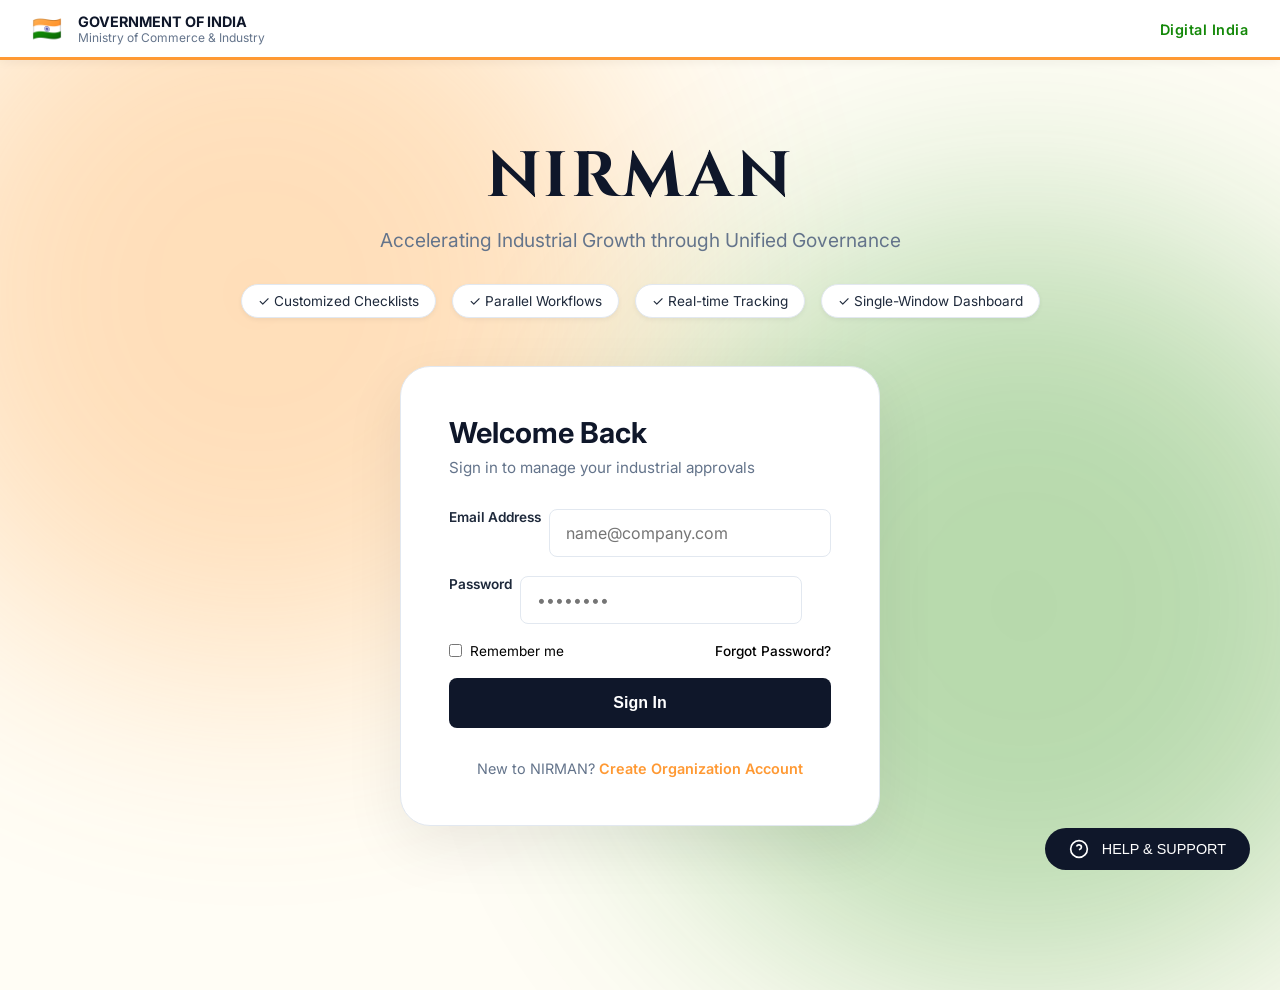
<file: index.html>
<!DOCTYPE html>
<html lang="en">
<head>
    <meta charset="UTF-8">
    <meta name="viewport" content="width=device-width, initial-scale=1.0">
    <title>NIRMAN | Unified Approval Portal</title>
    <link rel="stylesheet" href="style.css">
    <link href="https://fonts.googleapis.com/css2?family=Cinzel:wght@600&family=Inter:wght@300;400;500;600;700&display=swap" rel="stylesheet">
</head>
<body>
    <!-- National Government Header Bar -->
    <header class="gov-header">
        <div class="gov-left">
            <div class="gov-emblem">🇮🇳</div>
            <div class="gov-text">
                <span class="gov-dept">Government of India</span>
                <span class="gov-sub">Ministry of Commerce & Industry</span>
            </div>
        </div>
        <div class="gov-right">
            <span class="digital-india">Digital India</span>
        </div>
    </header>

    <!-- Atmospheric Background Accents -->
    <div class="bg-blob saffron"></div>
    <div class="bg-blob green"></div>

    <div class="main-wrapper">
        <!-- TOP SECTION: BRANDING & VISION -->
        <header class="header-section">
            <h1 class="brand-logo">NIRMAN</h1>
            <p class="tagline">Accelerating Industrial Growth through Unified Governance</p>
            
            <div class="vision-pills">
                <span class="pill">✓ Customized Checklists</span>
                <span class="pill">✓ Parallel Workflows</span>
                <span class="pill">✓ Real-time Tracking</span>
                <span class="pill">✓ Single-Window Dashboard</span>
            </div>
        </header>

        <!-- CENTER SECTION: AUTHENTICATION CARD -->
        <div class="auth-card">
            
            <!-- LOGIN PAGE (Default View) -->
            <div id="login-page" class="form-container">
                <div class="form-header">
                    <h2>Welcome Back</h2>
                    <p>Sign in to manage your industrial approvals</p>
                </div>
                
                <form class="auth-form" onsubmit="event.preventDefault(); handleLogin()">
                    <div class="input-group">
                        <label>Email Address</label>
                        <input type="email" id="login-email" placeholder="name@company.com" required>
                    </div>
                    <div class="input-group">
                        <label>Password</label>
                        <input type="password" id="login-pass" placeholder="••••••••" required>
                    </div>
                    <div class="form-options">
                        <label class="checkbox-container">
                            <input type="checkbox"> Remember me
                        </label>
                        <a href="#" class="forgot-link">Forgot Password?</a>
                    </div>
                    <button type="submit" class="primary-btn">Sign In</button>
                </form>
                
                <p class="form-footer">
                    New to NIRMAN? <a href="#" onclick="showPage('signup-page')" class="accent-link">Create Organization Account</a>
                </p>
            </div>

            <!-- SIGN UP PAGE -->
            <div id="signup-page" class="form-container hidden">
                <div class="form-header">
                    <h2>Register Entity</h2>
                    <p>Start your journey towards streamlined approvals</p>
                </div>
                
                <form class="auth-form" onsubmit="event.preventDefault(); validateSignUp()">
                    <div class="input-grid">
                        <div class="input-group">
                            <label>Full Name</label>
                            <input type="text" id="signup-name" placeholder="John Doe" required>
                        </div>
                        <div class="input-group">
                            <label>Entity Type</label>
                            <select id="signup-entity" required>
                                <option value="" disabled selected>Select Entity</option>
                                <option value="proprietorship">Sole Proprietorship</option>
                                <option value="partnership">Partnership</option>
                                <option value="llp">LLP</option>
                                <option value="company">Private Limited</option>
                                <option value="public">Public Limited</option>
                            </select>
                        </div>
                    </div>

                    <div class="input-group">
                        <label>Industrial Sector</label>
                        <input type="text" id="signup-sector" placeholder="e.g. Chemical, Textile, Tech" required>
                    </div>

                    <div class="input-group">
                        <label>Official Email</label>
                        <input type="email" id="signup-email" placeholder="admin@company.com" required>
                    </div>

                    <div class="input-grid">
                        <div class="input-group">
                            <label>Password</label>
                            <input type="password" id="signup-pass" placeholder="••••••••" required>
                        </div>
                        <div class="input-group">
                            <label>Confirm Password</label>
                            <input type="password" id="signup-confirm" placeholder="••••••••" required>
                        </div>
                    </div>

                    <button type="submit" class="primary-btn">Create Account</button>
                </form>
                
                <p class="form-footer">
                    Already registered? <a href="#" onclick="showPage('login-page')" class="accent-link">Sign In here</a>
                </p>
            </div>
        </div>
    </div>

    <!-- Help & Support Floating Button -->
    <button class="support-btn" onclick="handleAction('Help & Support')">
        <svg class="btn-icon" viewBox="0 0 24 24" fill="none" stroke="currentColor" stroke-width="2">
            <circle cx="12" cy="12" r="10" />
            <path d="M9.09 9a3 3 0 0 1 5.83 1c0 2-3 3-3 3" />
            <line x1="12" y1="17" x2="12.01" y2="17" />
        </svg>
        HELP & SUPPORT
    </button>

    <script>
        function showPage(pageId) {
            document.getElementById('login-page').classList.add('hidden');
            document.getElementById('signup-page').classList.add('hidden');
            document.getElementById(pageId).classList.remove('hidden');
        }

        function handleLogin() {
            const email = document.getElementById('login-email').value;
            const pass = document.getElementById('login-pass').value;
            if(!email || !pass) alert("Please enter both email and password!");
            else alert("Authentication Successful. Redirecting to Dashboard...");
        }

        function validateSignUp() {
            const name = document.getElementById('signup-name').value;
            const email = document.getElementById('signup-email').value;
            const pass = document.getElementById('signup-pass').value;
            const confirm = document.getElementById('signup-confirm').value;

            if(!name || !email || !pass || !confirm) {
                alert("All fields are required!"); return;
            }
            if(pass !== confirm) {
                alert("Passwords do not match!"); return;
            }
            if(pass.length < 6) {
                alert("Password must be at least 6 characters long for security."); return;
            }
            alert("Organization registered successfully! Welcome to NIRMAN.");
        }

        function handleAction(action) {
            alert(action + " clicked!");
        }
    </script>
</body>
</html>
</file>
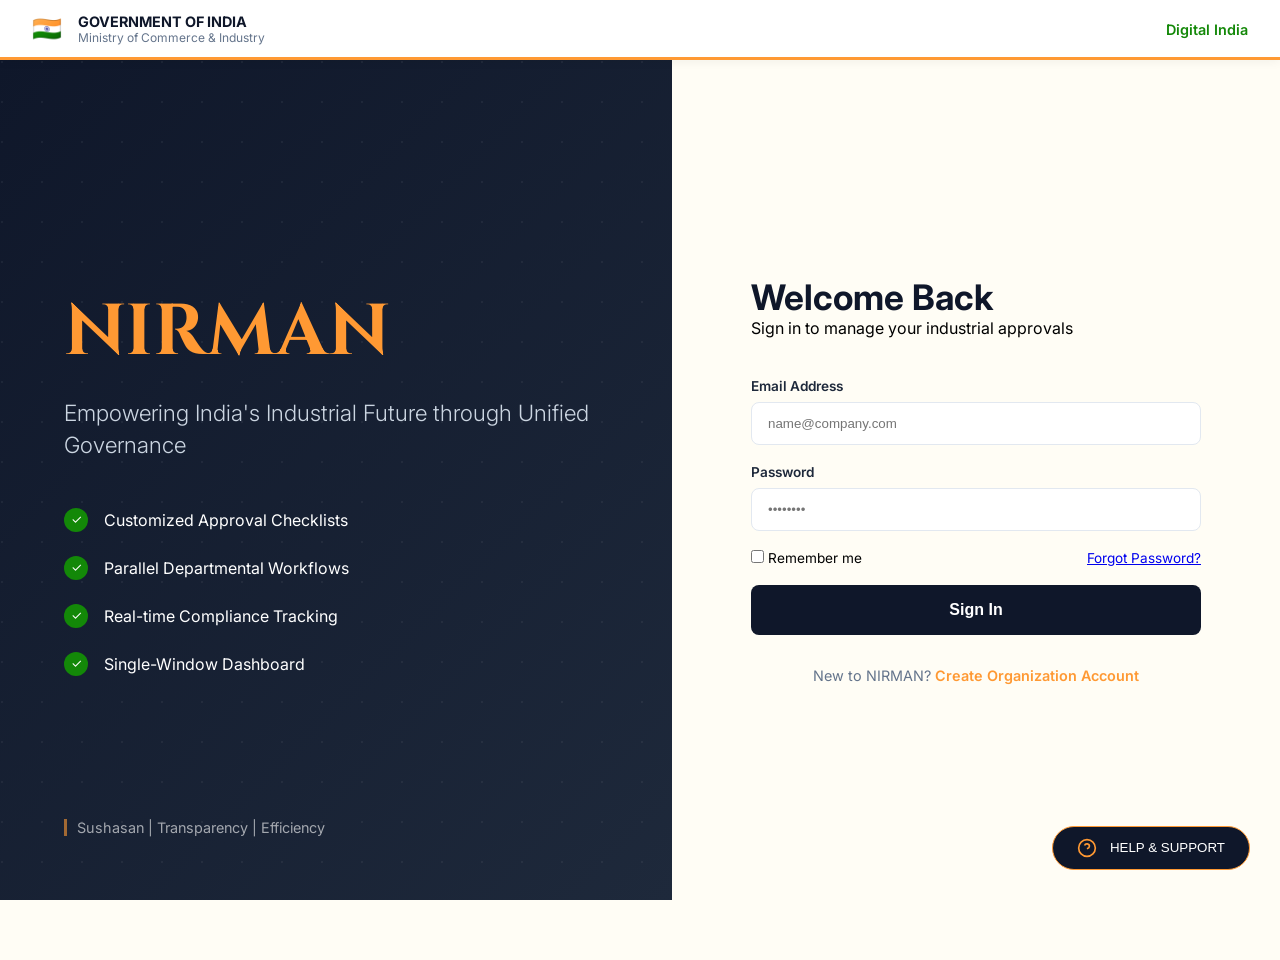
<file: chat bot /index.html>
<!DOCTYPE html>
<html lang="en">
<head>
    <meta charset="UTF-8">
    <meta name="viewport" content="width=device-width, initial-scale=1.0">
    <title>NIRMAN | Unified Approval Portal</title>
    <link rel="stylesheet" href="style.css">
    <link href="https://fonts.googleapis.com/css2?family=Cinzel:wght@600&family=Inter:wght@300;400;500;600;700&display=swap" rel="stylesheet">
</head>
<body>
    <!-- National Government Header -->
    <header class="gov-header">
        <div class="gov-left">
            <div class="gov-emblem">🇮🇳</div>
            <div class="gov-text">
                <span class="gov-dept">Government of India</span>
                <span class="gov-sub">Ministry of Commerce & Industry</span>
            </div>
        </div>
        <div class="gov-right">
            <span class="digital-india">Digital India</span>
        </div>
    </header>

    <div class="app-container">
        <!-- LEFT SIDE: BRANDING & VISION -->
        <div class="vision-section">
            <div class="mandala-pattern"></div>
            <div class="vision-content">
                <h1 class="brand-logo">NIRMAN</h1>
                <p class="tagline">Empowering India's Industrial Future through Unified Governance</p>
                <div class="feature-list">
                    <div class="feature-item"><span class="icon">✓</span><p>Customized Approval Checklists</p></div>
                    <div class="feature-item"><span class="icon">✓</span><p>Parallel Departmental Workflows</p></div>
                    <div class="feature-item"><span class="icon">✓</span><p>Real-time Compliance Tracking</p></div>
                    <div class="feature-item"><span class="icon">✓</span><p>Single-Window Dashboard</p></div>
                </div>
            </div>
            <div class="vision-footer"><p>Sushasan | Transparency | Efficiency</p></div>
        </div>

        <!-- RIGHT SIDE: AUTHENTICATION -->
        <div class="auth-section">
            <!-- LOGIN PAGE -->
            <div id="login-page" class="form-container">
                <div class="form-header">
                    <h2 class="text-navy">Welcome Back</h2>
                    <p>Sign in to manage your industrial approvals</p>
                </div>
                <form class="auth-form" onsubmit="event.preventDefault(); handleLogin()">
                    <div class="input-group">
                        <label>Email Address</label>
                        <input type="email" id="login-email" placeholder="name@company.com" required>
                    </div>
                    <div class="input-group">
                        <label>Password</label>
                        <input type="password" id="login-pass" placeholder="••••••••" required>
                    </div>
                    <div class="form-options">
                        <label class="checkbox-container"><input type="checkbox"> Remember me</label>
                        <a href="#" class="forgot-link">Forgot Password?</a>
                    </div>
                    <button type="submit" class="primary-btn">Sign In</button>
                </form>
                <p class="form-footer">New to NIRMAN? <a href="#" onclick="showPage('signup-page')" class="accent-link">Create Organization Account</a></p>
            </div>

            <!-- SIGN UP PAGE -->
            <div id="signup-page" class="form-container hidden">
                <div class="form-header">
                    <h2 class="text-navy">Register Entity</h2>
                    <p>Start your journey towards streamlined approvals</p>
                </div>
                <form class="auth-form" onsubmit="event.preventDefault(); validateSignUp()">
                    <div class="input-grid">
                        <div class="input-group">
                            <label>Full Name</label>
                            <input type="text" id="signup-name" placeholder="John Doe" required>
                        </div>
                        <div class="input-group">
                            <label>Entity Type</label>
                            <select id="signup-entity" required>
                                <option value="" disabled selected>Select Entity</option>
                                <option value="proprietorship">Sole Proprietorship</option>
                                <option value="partnership">Partnership</option>
                                <option value="llp">LLP</option>
                                <option value="company">Private Limited</option>
                                <option value="public">Public Limited</option>
                            </select>
                        </div>
                    </div>
                    <div class="input-group">
                        <label>Industrial Sector</label>
                        <input type="text" id="signup-sector" placeholder="e.g. Chemical, Textile" required>
                    </div>
                    <div class="input-group">
                        <label>Official Email</label>
                        <input type="email" id="signup-email" placeholder="admin@company.com" required>
                    </div>
                    <div class="input-grid">
                        <div class="input-group">
                            <label>Password</label>
                            <input type="password" id="signup-pass" placeholder="••••••••" required>
                        </div>
                        <div class="input-group">
                            <label>Confirm Password</label>
                            <input type="password" id="signup-confirm" placeholder="••••••••" required>
                        </div>
                    </div>
                    <button type="submit" class="primary-btn">Create Account</button>
                </form>
                <p class="form-footer">Already registered? <a href="#" onclick="showPage('login-page')" class="accent-link">Sign In here</a></p>
            </div>
        </div>
    </div>

    <button class="support-btn" onclick="handleAction('Help & Support')">
        <svg class="btn-icon" viewBox="0,0,24,24" fill="none" stroke="currentColor" stroke-width="2">
            <circle cx="12" cy="12" r="10" /><path d="M9.09 9a3 3 0 0 1 5.83 1c0 2-3 3-3 3" /><line x1="12" y1="17" x2="12.01" y2="17" />
        </svg>
        HELP & SUPPORT
    </button>

    <script>
        function showPage(pageId) {
            document.getElementById('login-page').classList.add('hidden');
            document.getElementById('signup-page').classList.add('hidden');
            document.getElementById(pageId).classList.remove('hidden');
        }
        function handleLogin() { alert("Authentication Successful. Redirecting to Dashboard..."); }
        function validateSignUp() { alert("Organization registered successfully!"); }
        function handleAction(action) { alert(action + " clicked!"); }
    </script>
</body>
</html>
</file>
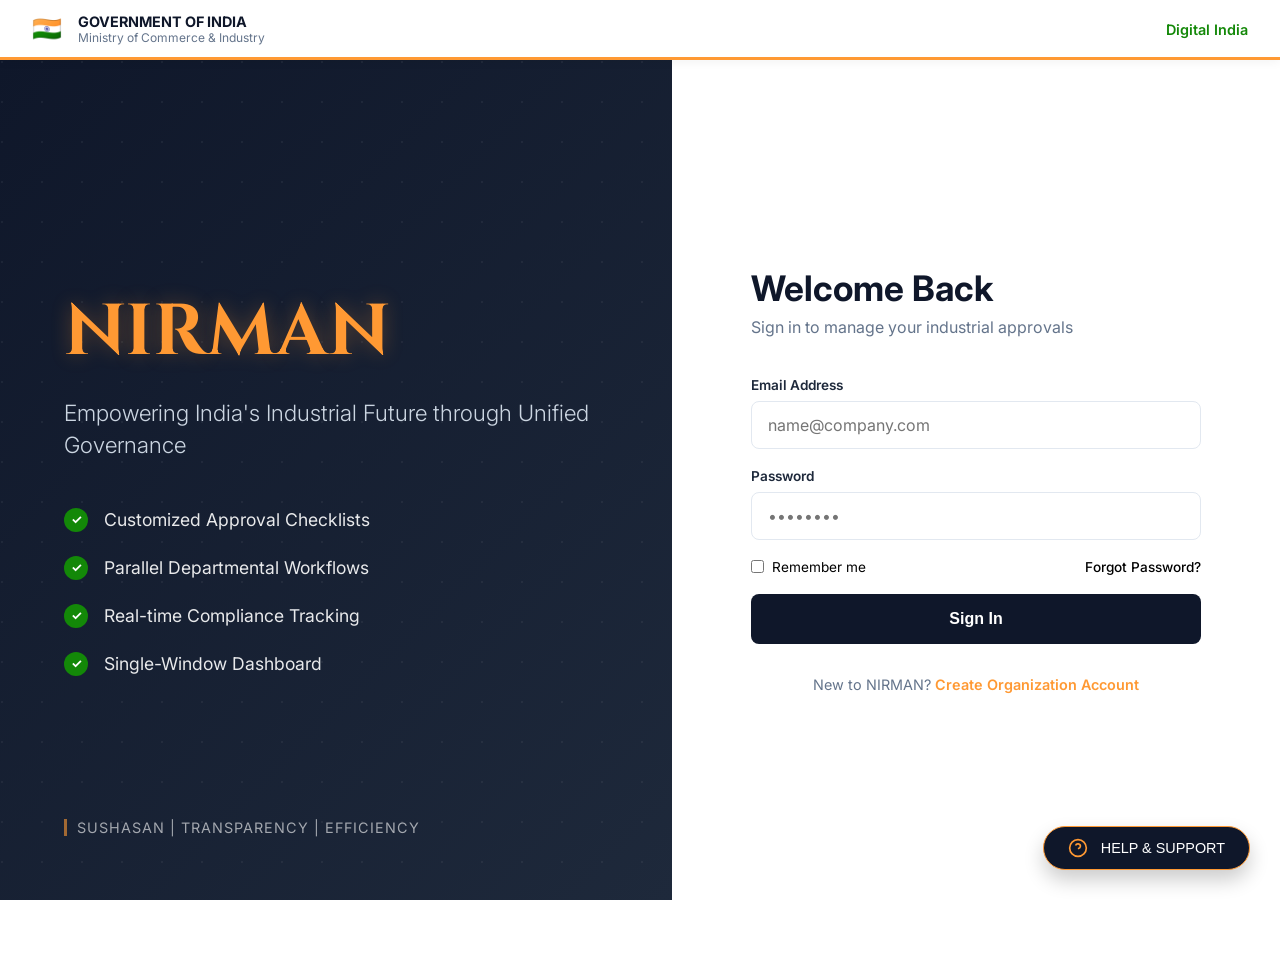
<file: nirman /index.html>
<!DOCTYPE html>
<html lang="en">
<head>
    <meta charset="UTF-8">
    <meta name="viewport" content="width=device-width, initial-scale=1.0">
    <title>NIRMAN | Unified Approval Portal</title>
    <link rel="stylesheet" href="style.css">
    <link href="https://fonts.googleapis.com/css2?family=Cinzel:wght@600&family=Inter:wght@300;400;500;600;700&display=swap" rel="stylesheet">
</head>
<body>
    <!-- National Government Header -->
    <header class="gov-header">
        <div class="gov-left">
            <div class="gov-emblem">🇮🇳</div>
            <div class="gov-text">
                <span class="gov-dept">Government of India</span>
                <span class="gov-sub">Ministry of Commerce & Industry</span>
            </div>
        </div>
        <div class="gov-right">
            <span class="digital-india">Digital India</span>
        </div>
    </header>

    <div class="app-container">
        <!-- LEFT SIDE: THE "BIG BLUE BOX" (Vision Section) -->
        <div class="vision-section">
            <div class="mandala-pattern"></div>
            
            <div class="vision-content">
                <h1 class="brand-logo">NIRMAN</h1>
                <p class="tagline">Empowering India's Industrial Future through Unified Governance</p>
                
                <div class="feature-list">
                    <div class="feature-item">
                        <span class="icon">✓</span>
                        <p>Customized Approval Checklists</p>
                    </div>
                    <div class="feature-item">
                        <span class="icon">✓</span>
                        <p>Parallel Departmental Workflows</p>
                    </div>
                    <div class="feature-item">
                        <span class="icon">✓</span>
                        <p>Real-time Compliance Tracking</p>
                    </div>
                    <div class="feature-item">
                        <span class="icon">✓</span>
                        <p>Single-Window Dashboard</p>
                    </div>
                </div>
            </div>
            <div class="vision-footer">
                <p>Sushasan | Transparency | Efficiency</p>
            </div>
        </div>

        <!-- RIGHT SIDE: AUTHENTICATION -->
        <div class="auth-section">
            
            <!-- LOGIN PAGE -->
            <div id="login-page" class="form-container">
                <div class="form-header">
                    <h2 class="text-navy">Welcome Back</h2>
                    <p>Sign in to manage your industrial approvals</p>
                </div>
                
                <form class="auth-form" onsubmit="event.preventDefault(); handleLogin()">
                    <div class="input-group">
                        <label>Email Address</label>
                        <input type="email" id="login-email" placeholder="name@company.com" required>
                    </div>
                    <div class="input-group">
                        <label>Password</label>
                        <input type="password" id="login-pass" placeholder="••••••••" required>
                    </div>
                    <div class="form-options">
                        <label class="checkbox-container">
                            <input type="checkbox"> Remember me
                        </label>
                        <a href="#" class="forgot-link">Forgot Password?</a>
                    </div>
                    <button type="submit" class="primary-btn">Sign In</button>
                </form>
                
                <p class="form-footer">
                    New to NIRMAN? <a href="#" onclick="showPage('signup-page')" class="accent-link">Create Organization Account</a>
                </p>
            </div>

            <!-- SIGN UP PAGE -->
            <div id="signup-page" class="form-container hidden">
                <div class="form-header">
                    <h2 class="text-navy">Register Entity</h2>
                    <p>Start your journey towards streamlined approvals</p>
                </div>
                
                <form class="auth-form" onsubmit="event.preventDefault(); validateSignUp()">
                    <div class="input-grid">
                        <div class="input-group">
                            <label>Full Name</label>
                            <input type="text" id="signup-name" placeholder="John Doe" required>
                        </div>
                        <div class="input-group">
                            <label>Entity Type</label>
                            <select id="signup-entity" required>
                                <option value="" disabled selected>Select Entity</option>
                                <option value="proprietorship">Sole Proprietorship</option>
                                <option value="partnership">Partnership</option>
                                <option value="llp">LLP</option>
                                <option value="company">Private Limited</option>
                                <option value="public">Public Limited</option>
                            </select>
                        </div>
                    </div>

                    <div class="input-group">
                        <label>Industrial Sector</label>
                        <input type="text" id="signup-sector" placeholder="e.g. Chemical, Textile, Tech" required>
                    </div>

                    <div class="input-group">
                        <label>Official Email</label>
                        <input type="email" id="signup-email" placeholder="admin@company.com" required>
                    </div>

                    <div class="input-grid">
                        <div class="input-group">
                            <label>Password</label>
                            <input type="password" id="signup-pass" placeholder="••••••••" required>
                        </div>
                        <div class="input-group">
                            <label>Confirm Password</label>
                            <input type="password" id="signup-confirm" placeholder="••••••••" required>
                        </div>
                    </div>

                    <button type="submit" class="primary-btn">Create Account</button>
                </form>
                
                <p class="form-footer">
                    Already registered? <a href="#" onclick="showPage('login-page')" class="accent-link">Sign In here</a>
                </p>
            </div>
        </div>
    </div>

    <!-- HELP & SUPPORT BUTTON -->
    <button class="support-btn" onclick="handleAction('Help & Support')">
        <svg class="btn-icon" viewBox="0 0 24 24" fill="none" stroke="currentColor" stroke-width="2">
            <circle cx="12" cy="12" r="10" />
            <path d="M9.09 9a3 3 0 0 1 5.83 1c0 2-3 3-3 3" />
            <line x1="12" y1="17" x2="12.01" y2="17" />
        </svg>
        HELP & SUPPORT
    </button>

    <script>
        function showPage(pageId) {
            document.getElementById('login-page').classList.add('hidden');
            document.getElementById('signup-page').classList.add('hidden');
            document.getElementById(pageId).classList.remove('hidden');
        }

        function handleLogin() {
            const email = document.getElementById('login-email').value;
            const pass = document.getElementById('login-pass').value;
            if(!email || !pass) alert("Please enter both email and password!");
            else alert("Authentication Successful. Redirecting to Dashboard...");
        }

        function validateSignUp() {
            const name = document.getElementById('signup-name').value;
            const email = document.getElementById('signup-email').value;
            const pass = document.getElementById('signup-pass').value;
            const confirm = document.getElementById('signup-confirm').value;

            if(!name || !email || !pass || !confirm) {
                alert("All fields are required!"); return;
            }
            if(pass !== confirm) {
                alert("Passwords do not match!"); return;
            }
            alert("Organization registered successfully!");
        }

        function handleAction(action) {
            alert(action + " clicked!");
        }
    </script>
</body>
</html>
</file>
<file: style.css>
:root {
    --deep-navy: #0f172a;
    --accent-saffron: #FF9933;
    --accent-green: #138808;
    --warm-ivory: #fffdf5;
    --text-main: #1e293b;
    --text-muted: #64748b;
    --white: #ffffff;
    --border-color: #e2e8f0;
}

* {
    margin: 0;
    padding: 0;
    box-sizing: border-box;
}

body {
    background-color: var(--warm-ivory);
    font-family: 'Inter', sans-serif;
    height: 100vh;
    width: 100vw;
    overflow: hidden;
}

/* National Government Header */
.gov-header {
    position: fixed;
    top: 0;
    left: 0;
    width: 100%;
    height: 60px;
    background: var(--white);
    display: flex;
    justify-content: space-between;
    align-items: center;
    padding: 0 2rem;
    border-bottom: 3px solid var(--accent-saffron);
    z-index: 100;
    box-shadow: 0 2px 10px rgba(0,0,0,0.05);
}

.gov-left {
    display: flex;
    align-items: center;
    gap: 1rem;
}

.gov-emblem {
    font-size: 1.5rem;
}

.gov-text {
    display: flex;
    flex-direction: column;
}

.gov-dept {
    font-weight: 700;
    font-size: 0.9rem;
    color: var(--deep-navy);
    text-transform: uppercase;
}

.gov-sub {
    font-size: 0.75rem;
    color: var(--text-muted);
}

.digital-india {
    font-weight: 600;
    color: var(--accent-green);
    font-size: 0.9rem;
    letter-spacing: 0.5px;
}

/* Atmospheric Background */
.bg-blob {
    position: absolute;
    width: 60vw;
    height: 60vw;
    border-radius: 50%;
    filter: blur(120px);
    z-index: -1;
    opacity: 0.3;
}
.bg-blob.saffron { top: -10%; left: -10%; background: var(--accent-saffron); }
.bg-blob.green { bottom: -10%; right: -10%; background: var(--accent-green); }

.main-wrapper {
    display: flex;
    flex-direction: column;
    align-items: center;
    justify-content: center;
    height: 100vh;
    padding-top: 60px;
}

/* HEADER SECTION */
.header-section {
    text-align: center;
    margin-bottom: 3rem;
}

.brand-logo {
    font-family: 'Cinzel', serif;
    font-size: 4rem;
    color: var(--deep-navy);
    margin-bottom: 0.5rem;
    letter-spacing: 0.2rem;
}

.tagline {
    font-size: 1.2rem;
    color: var(--text-muted);
    margin-bottom: 2rem;
}

.vision-pills {
    display: flex;
    justify-content: center;
    gap: 1rem;
    flex-wrap: wrap;
}

.pill {
    background: white;
    border: 1px solid var(--border-color);
    padding: 0.5rem 1rem;
    border-radius: 50px;
    font-size: 0.85rem;
    color: var(--text-main);
    box-shadow: 0 2px 5px rgba(0,0,0,0.05);
}

/* AUTH CARD: The "Floating" Centerpiece */
.auth-card {
    background: var(--white);
    width: 100%;
    max-width: 480px;
    border-radius: 30px;
    box-shadow: 0 20px 60px rgba(0,0,0,0.08);
    border: 1px solid var(--border-color);
    overflow: hidden;
    position: relative;
}

.form-container {
    padding: 3rem;
    animation: fadeIn 0.5s ease;
}

.hidden { display: none !important; }

.form-header {
    margin-bottom: 2rem;
    text-align: left;
}

.form-header h2 {
    font-size: 1.8rem;
    color: var(--deep-navy);
    margin-bottom: 0.5rem;
}

.form-header p {
    color: var(--text-muted);
    font-size: 0.95rem;
}

.auth-form {
    display: flex;
    flex-direction: column;
    gap: 1.2rem;
}

.input-group {
    display: flex;
    flex-//direction: column;
    gap: 0.5rem;
    text-align: left;
}

.input-group label {
    font-size: 0.85rem;
    font-weight: 600;
    color: var(--text-main);
}

.input-group input, .input-group select {
    padding: 0.8rem 1rem;
    border: 1px solid var(--border-color);
    border-radius: 8px;
    font-family: 'Inter', sans-serif;
    font-size: 1rem;
    transition: all 0.2s ease;
}

.input-group input:focus {
    outline: none;
    border-color: var(--accent-saffron);
    box-shadow: 0 0 0 3px rgba(255, 153, 51, 0.1);
}

.input-grid {
    display: grid;
    grid-template-columns: 1fr 1fr;
    gap: 1rem;
}

.form-options {
    display: flex;
    justify-content: space-between;
    align-items: center;
    font-size: 0.85rem;
}

.checkbox-container {
    display: flex;
    align-items: center;
    gap: 0.5rem;
    cursor: pointer;
}

.forgot-link {
    color: var(--primary-blue);
    text-decoration: none;
    font-weight: 500;
}

.primary-btn {
    padding: 1rem;
    background: var(--deep-navy);
    color: white;
    border: none;
    border-radius: 8px;
    font-size: 1rem;
    font-weight: 600;
    cursor: pointer;
    transition: all 0.3s ease;
}

.primary-btn:hover {
    background: #1e293b;
    transform: translateY(-2px);
    box-shadow: 0 5px 15px rgba(15, 23, 42, 0.2);
}

.form-footer {
    margin-top: 2rem;
    text-align: center;
    font-size: 0.9rem;
    color: var(--text-muted);
}

.accent-link {
    color: var(--accent-saffron);
    text-decoration: none;
    font-weight: 600;
}

.support-btn {
    position: fixed;
    bottom: 30px;
    right: 30px;
    padding: 0.7rem 1.5rem;
    font-size: 0.9rem;
    background: var(--deep-navy);
    color: white;
    border: 1px solid var(--accent-gold);
    border-radius: 50px;
    cursor: pointer;
    display: flex;
    align-items: center;
    gap: 0.8rem;
    z-index: 100;
    transition: all 0.3s ease;
}

.support-btn:hover {
    background: #1e293b;
    transform: translateY(-3px);
}

.btn-icon {
    width: 20px;
    height: 20px;
    stroke: white;
}

@keyframes fadeIn {
    from { opacity: 0; transform: translateY(10px); }
    to { opacity: 1; transform: translateY(0); }
}
</file>
<file: chat bot /style.css>
:root {
    --deep-navy: #0f172a;
    --accent-saffron: #FF9933;
    --accent-green: #138808;
    --warm-ivory: #fffdf5;
    --text-main: #1e293b;
    --text-muted: #64748b;
    --white: #ffffff;
    --border-color: #e2e8f0;
}

* { margin: 0; padding: 0; box-sizing: border-box; }

body {
    background-color: var(--warm-ivory);
    font-family: 'Inter', sans-serif;
    height: 100vh;
    width: 100vw;
    overflow: hidden;
}

.gov-header {
    position: fixed; top: 0; left: 0; width: 100%; height: 60px;
    background: var(--white); display: flex; justify-content: space-between;
    align-items: center; padding: 0 2rem; border-bottom: 3px solid var(--accent-saffron);
    z-index: 100; box-shadow: 0 2px 10px rgba(0,0,0,0.05);
}

.gov-left { display: flex; align-items: center; gap: 1rem; }
.gov-emblem { font-size: 1.5rem; }
.gov-text { display: flex; flex-direction: column; }
.gov-dept { font-weight: 700; font-size: 0.9rem; color: var(--deep-navy); text-transform: uppercase; }
.gov-sub { font-size: 0.75rem; color: var(--text-muted); }
.digital-india { font-weight: 600; color: var(--accent-green); font-size: 0.9rem; }

.app-container { display: flex; height: calc(100vh - 60px); width: 100vw; margin-top: 60px; }

.vision-section {
    flex: 1; background: linear-gradient(135deg, var(--deep-navy) 0%, #1e293b 100%);
    color: var(--white); display: flex; flex-direction: column; justify-content: center; padding: 4rem; position: relative;
}

.mandala-pattern {
    position: absolute; top: 0; left: 0; width: 100%; height: 100%;
    background-image: radial-gradient(circle at 2px 2px, rgba(255,255,255,0.05) 1px, transparent 0);
    background-size: 40px 40px; z-index: 0;
}

.vision-content { position: relative; z-index: 1; }
.brand-logo { font-family: 'Cinzel', serif; font-size: 4.5rem; color: var(--accent-saffron); margin-bottom: 1rem; }
.tagline { font-size: 1.4rem; font-weight: 300; line-height: 1.4; margin-bottom: 3rem; color: #cbd5e1; }

.feature-list { display: flex; flex-direction: column; gap: 1.5rem; }
.feature-item { display: flex; align-items: center; gap: 1rem; }
.feature-item .icon {
    background: var(--accent-green); color: white; width: 24px; height: 24px;
    border-radius: 50%; display: flex; justify-content: center; align-items: center; font-size: 0.8rem;
}

.vision-footer { position: absolute; bottom: 4rem; left: 4rem; }
.vision-footer p { font-size: 0.9rem; opacity: 0.6; border-left: 3px solid var(--accent-saffron); padding-left: 10px; }

.auth-section { flex: 1; background: var(--warm-ivory); display: flex; justify-content: center; align-items: center; padding: 2rem; }
.form-container { width: 100%; max-width: 450px; animation: fadeIn 0.5s ease; }
.hidden { display: none !important; }
.form-header { margin-bottom: 2.5rem; text-align: left; }
.form-header h2 { font-size: 2.2rem; color: var(--deep-navy); }

.auth-form { display: flex; flex-direction: column; gap: 1.2rem; }
.input-group { display: flex; flex-direction: column; gap: 0.5rem; text-align: left; }
.input-group label { font-size: 0.85rem; font-weight: 600; color: var(--text-main); }
.input-group input, .input-group select {
    padding: 0.8rem 1rem; border: 1px solid var(--border-color); border-radius: 8px;
}

.input-grid { display: grid; grid-template-columns: 1fr 1fr; gap: 1rem; }
.form-options { display: flex; justify-content: space-between; align-items: center; font-size: 0.85rem; }
.primary-btn {
    padding: 1rem; background: var(--deep-navy); color: white; border: none; border-radius: 8px;
    font-size: 1rem; font-weight: 600; cursor: pointer; transition: all 0.3s ease;
}
.primary-btn:hover { background: #1e293b; transform: translateY(-2px); }
.form-footer { margin-top: 2rem; text-align: center; font-size: 0.9rem; color: var(--text-muted); }
.accent-link { color: var(--accent-saffron); text-decoration: none; font-weight: 600; }

.support-btn {
    position: fixed; bottom: 30px; right: 30px; padding: 0.7rem 1.5rem;
    background: var(--deep-navy); color: white; border: 1px solid var(--accent-saffron);
    border-radius: 50px; cursor: pointer; display: flex; align-items: center; gap: 0.8rem;
    z-index: 100; transition: all 0.3s ease;
}
.btn-icon { width: 20px; height: 20px; stroke: var(--accent-saffron); }

@keyframes fadeIn { from { opacity: 0; transform: translateY(10px); } to { opacity: 1; transform: translateY(0); } }
</file>
<file: nirman /style.css>
:root {
    --deep-navy: #0f172a;
    --accent-saffron: #FF9933;
    --accent-green: #138808;
    --text-main: #1e293b;
    --text-muted: #64748b;
    --white: #ffffff;
    --border-color: #e2e8f0;
}

* {
    margin: 0;
    padding: 0;
    box-sizing: border-box;
}

body {
    background-color: var(--white);
    font-family: 'Inter', sans-serif;
    height: 100vh;
    width: 100vw;
    overflow: hidden;
}

/* Government Header */
.gov-header {
    position: fixed;
    top: 0;
    left: 0;
    width: 100%;
    height: 60px;
    background: var(--white);
    display: flex;
    justify-content: space-between;
    align-items: center;
    padding: 0 2rem;
    border-bottom: 3px solid var(--accent-saffron);
    z-index: 100;
    box-shadow: 0 2px 10px rgba(0,0,0,0.05);
}

.gov-left {
    display: flex;
    align-items: center;
    gap: 1rem;
}

.gov-emblem {
    font-size: 1.5rem;
}

.gov-text {
    display: flex;
    flex-direction: column;
}

.gov-dept {
    font-weight: 700;
    font-size: 0.9rem;
    color: var(--deep-navy);
    text-transform: uppercase;
}

.gov-sub {
    font-size: 0.75rem;
    color: var(--text-muted);
}

.digital-india {
    font-weight: 600;
    color: var(--accent-green);
    font-size: 0.9rem;
}

/* SPLIT SCREEN LAYOUT */
.app-container {
    display: flex;
    height: calc(100vh - 60px);
    width: 100vw;
    margin-top: 60px;
}

/* LEFT SIDE: THE "BIG BLUE BOX" */
.vision-section {
    flex: 1;
    background: linear-gradient(135deg, var(--deep-navy) 0%, #1e293b 100%);
    color: var(--white);
    display: flex;
    flex-direction: column;
    justify-content: center;
    padding: 4rem;
    position: relative;
}

.mandala-pattern {
    position: absolute;
    top: 0;
    left: 0;
    width: 100%;
    height: 100%;
    background-image: radial-gradient(circle at 2px 2px, rgba(255,255,255,0.05) 1px, transparent 0);
    background-size: 40px 40px;
    z-index: 0;
}

.vision-content {
    position: relative;
    z-index: 1;
}

.brand-logo {
    font-family: 'Cinzel', serif;
    font-size: 4.5rem;
    color: var(--accent-saffron);
    margin-bottom: 1rem;
    text-shadow: 0 0 20px rgba(255, 153, 51, 0.3);
}

.tagline {
    font-size: 1.4rem;
    font-weight: 300;
    line-height: 1.4;
    margin-bottom: 3rem;
    color: #cbd5e1;
}

.feature-list {
    display: flex;
    flex-direction: column;
    gap: 1.5rem;
}

.feature-item {
    display: flex;
    align-items: center;
    gap: 1rem;
}

.feature-item .icon {
    background: var(--accent-green);
    color: white;
    width: 24px;
    height: 24px;
    border-radius: 50%;
    display: flex;
    justify-content: center;
    align-items: center;
    font-size: 0.8rem;
    font-weight: bold;
}

.feature-item p {
    font-size: 1.1rem;
    opacity: 0.9;
}

.vision-footer {
    position: absolute;
    bottom: 4rem;
    left: 4rem;
}

.vision-footer p {
    font-size: 0.9rem;
    opacity: 0.6;
    text-transform: uppercase;
    letter-spacing: 1px;
    border-left: 3px solid var(--accent-saffron);
    padding-left: 10px;
}

/* RIGHT SIDE: AUTH SECTION */
.auth-section {
    flex: 1;
    background: var(--white);
    display: flex;
    justify-content: center;
    align-items: center;
    padding: 2rem;
}

.form-container {
    width: 100%;
    max-width: 450px;
    animation: fadeIn 0.5s ease;
}

.hidden { display: none !important; }

.form-header {
    margin-bottom: 2.5rem;
    text-align: left;
}

.form-header h2 {
    font-size: 2.2rem;
    color: var(--deep-navy);
    margin-bottom: 0.5rem;
}

.form-header p {
    color: var(--text-muted);
    font-size: 1rem;
}

.auth-form {
    display: flex;
    flex-direction: column;
    gap: 1.2rem;
}

.input-group {
    display: flex;
    flex-direction: column;
    gap: 0.5rem;
    text-align: left;
}

.input-group label {
    font-size: 0.85rem;
    font-weight: 600;
    color: var(--text-main);
}

.input-group input, .input-group select {
    padding: 0.8rem 1rem;
    border: 1px solid var(--border-color);
    border-radius: 8px;
    font-family: 'Inter', sans-serif;
    font-size: 1rem;
    transition: all 0.2s ease;
}

.input-group input:focus {
    outline: none;
    border-color: var(--accent-saffron);
    box-shadow: 0 0 0 3px rgba(255, 153, 51, 0.1);
}

.input-grid {
    display: grid;
    grid-template-columns: 1fr 1fr;
    gap: 1rem;
}

.form-options {
    display: flex;
    justify-content: space-between;
    align-items: center;
    font-size: 0.85rem;
}

.checkbox-container {
    display: flex;
    align-items: center;
    gap: 0.5rem;
    cursor: pointer;
}

.forgot-link {
    color: var(--primary-blue);
    text-decoration: none;
    font-weight: 500;
}

.primary-btn {
    padding: 1rem;
    background: var(--deep-navy);
    color: white;
    border: none;
    border-radius: 8px;
    font-size: 1rem;
    font-weight: 600;
    cursor: pointer;
    transition: all 0.3s ease;
}

.primary-btn:hover {
    background: #1e293b;
    transform: translateY(-2px);
    box-shadow: 0 5px 15px rgba(15, 23, 42, 0.2);
}

.form-footer {
    margin-top: 2rem;
    text-align: center;
    font-size: 0.9rem;
    color: var(--text-muted);
}

.accent-link {
    color: var(--accent-saffron);
    text-decoration: none;
    font-weight: 600;
}

/* HELP & SUPPORT BUTTON */
.support-btn {
    position: fixed;
    bottom: 30px;
    right: 30px;
    padding: 0.7rem 1.5rem;
    font-size: 0.9rem;
    background: var(--deep-navy);
    color: white;
    border: 1px solid var(--accent-saffron);
    border-radius: 50px;
    cursor: pointer;
    display: flex;
    align-items: center;
    gap: 0.8rem;
    z-index: 100;
    transition: all 0.3s ease;
    box-shadow: 0 10px 20px rgba(0,0,0,0.2);
}

.support-btn:hover {
    background: #1e293b;
    transform: translateY(-3px);
}

.btn-icon {
    width: 20px;
    height: 20px;
    stroke: var(--accent-saffron);
}

@keyframes fadeIn {
    from { opacity: 0; transform: translateY(10px); }
    to { opacity: 1; transform: translateY(0); }
}
</file>
